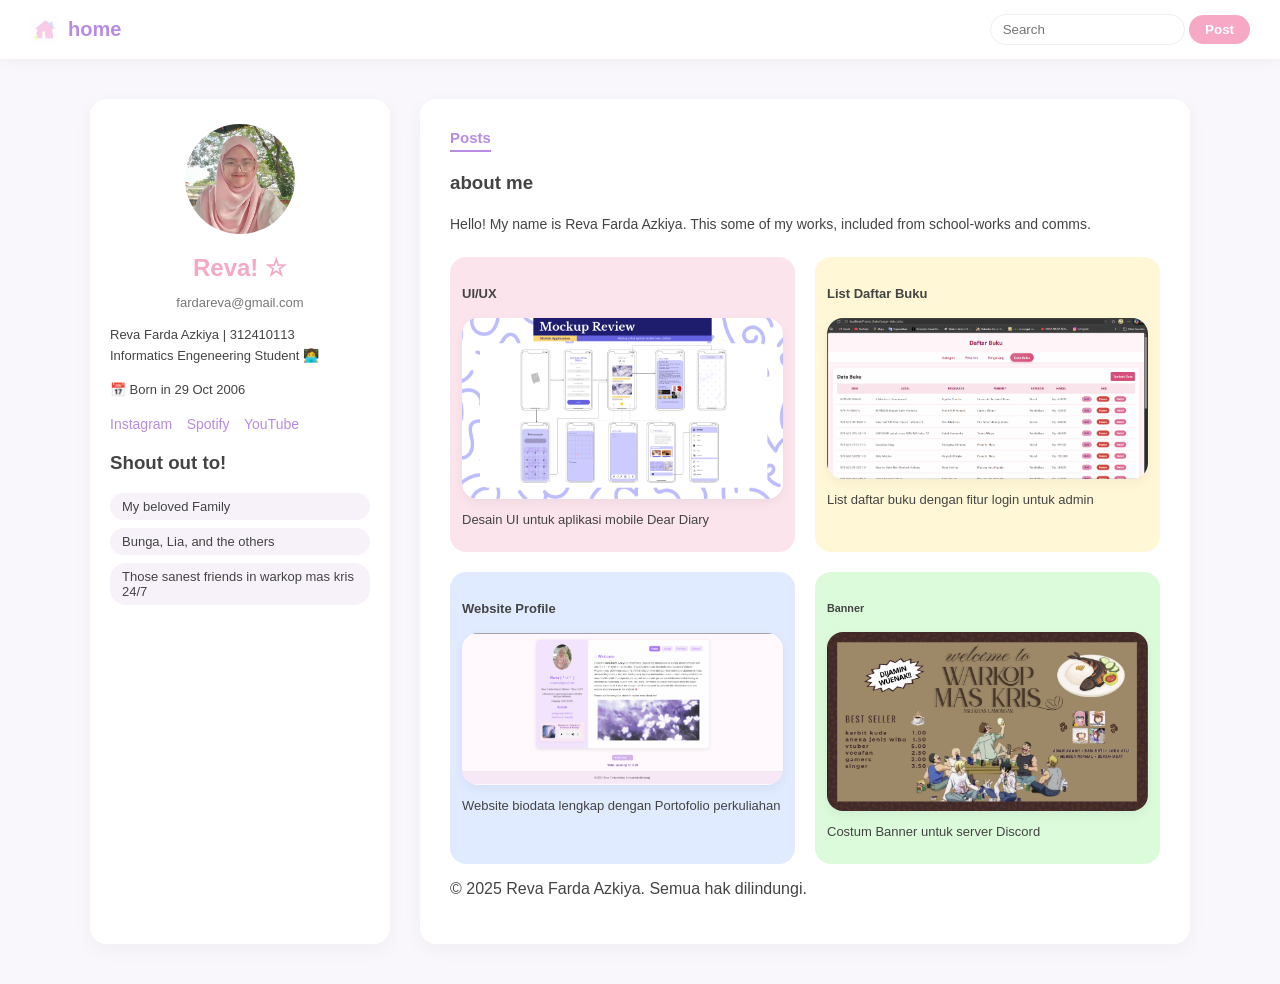
<file: index.html>
<!doctype html>
<html lang="id">
<head>
  <meta charset="utf-8">
  <meta name="viewport" content="width=device-width, initial-scale=1.0">
  <title>About me</title>
  <link rel="stylesheet" href="biodata_web.css">
</head>
<body>
  <header>
    <div class="nav-left">
      <img src="home-icon.jpeg" alt="home" class="icon">
      <h1>home</h1>
    </div>
    <div class="nav-right">
      <input type="text" placeholder="Search">
      <button class="post-btn">Post</button>
    </div>
  </header>

  <div class="container">
    <aside class="sidebar">
      <img src="foto_reva.jpeg" alt="reva" class="avatar">
      <h2 class="username">Reva! ☆</h2>
      <p class="handle">fardareva@gmail.com</p>

      <p class="bio">
        Reva Farda Azkiya | 312410113 <br>
        Informatics Engeneering Student 👩‍💻 <br>
      </p>

      <p class="joined">📅 Born in 29 Oct 2006</p>

      <div class="socials">
        <a href="#">Instagram</a>
        <a href="#">Spotify</a>
        <a href="#">YouTube</a>
      </div>

      <div class="friends">
        <h3>Shout out to!</h3>
        <ul>
          <li>My beloved Family</li>
          <li>Bunga, Lia, and the others</li>
          <li>Those sanest friends in warkop mas kris 24/7</li>
        </ul>
      </div>
    </aside>

    <main class="content">
      <div class="tabs">
        <span class="active">Posts</span>
        <span></span>
      </div>

      <section class="about">
        <h3>about me</h3>
        <p>
          Hello! My name is Reva Farda Azkiya. This some of my works, included from school-works and comms.
        </p>
      </section>

      <section class="portofolio">
        <div class="char pink">
          <h4>UI/UX</h4>
          <img src="Mockup.png" alt="Mockup" class="portofolio">
          <p>Desain UI untuk aplikasi mobile Dear Diary</p>
        </div>
        <div class="char yellow">
          <h4>List Daftar Buku</h4>
          <img src="daftarbuku.png" alt="daftarbuku" class="portofolio">
          <p>List daftar buku dengan fitur login untuk admin</p>
        </div>
        <div class="char blue">
          <h4>Website Profile</h4>
          <img src="website.png" alt="website" class="portofolio">
          <p>Website biodata lengkap dengan Portofolio perkuliahan</p>
        </div>
        <div class="char green">
            <h5>Banner</h5>
            <img src="banner.png" alt="banner" class="portofolio">
            <p>Costum Banner untuk server Discord</p>
      </section>
          <footer>
        <p>© 2025 Reva Farda Azkiya. Semua hak dilindungi.</p>
      </footer>
    </main>
  </div>
</body>
</html>
</file>
<file: biodata_web.css>
/* ========== GLOBAL STYLES ========== */
:root {
  --bg: #f9f7fc;
  --card: #ffffff;
  --accent: #b98ce3;
  --accent2: #f7a8c4;
  --text: #444;
  --muted: #777;
  --radius: 16px;
  font-family: 'Poppins', sans-serif;
}

body {
  background-color: var(--bg);
  color: var(--text);
  margin: 0;
}

/* ========== HEADER ========== */
header {
  display: flex;
  justify-content: space-between;
  align-items: center;
  background: var(--card);
  padding: 14px 30px;
  box-shadow: 0 2px 15px rgba(0,0,0,0.04);
}

header h1 {
  color: var(--accent);
  font-size: 20px;
  margin: 0;
}

header .nav-left {
  display: flex;
  align-items: center;
  gap: 8px;
}

header input {
  border: 1px solid #eee;
  border-radius: var(--radius);
  padding: 7px 12px;
}

header .post-btn {
  background: var(--accent2);
  color: #fff;
  border: none;
  border-radius: var(--radius);
  padding: 7px 16px;
  font-weight: 600;
  cursor: pointer;
  transition: 0.3s ease;
}

header .post-btn:hover {
  opacity: 0.85;
}

.icon {
    width: 30px;
    height: auto;
}

/* ========== LAYOUT ========== */
.container {
  display: flex;
  gap: 30px;
  padding: 40px 20px;
  max-width: 1100px;
  margin: auto;
}

/* ========== SIDEBAR ========== */
.sidebar {
  background: var(--card);
  flex: 0 0 260px;
  border-radius: var(--radius);
  padding: 25px 20px;
  box-shadow: 0 6px 20px rgba(0,0,0,0.04);
}

.sidebar .avatar {
  width: 110px;
  height: 110px;
  object-fit: cover;
  border-radius: 50%;
  display: block;
  margin: 0 auto 15px auto;
}

.username {
  text-align: center;
  color: var(--accent2);
  margin-bottom: 4px;
}

.handle {
  text-align: center;
  color: var(--muted);
  font-size: 13px;
  margin-bottom: 15px;
}

.bio, .joined {
  font-size: 13px;
  line-height: 1.6;
  margin-bottom: 10px;
}

.socials {
  margin: 15px 0;
}

.socials a {
  display: inline-block;
  margin-right: 10px;
  color: var(--accent);
  text-decoration: none;
  font-size: 14px;
}

.friends ul {
  list-style: none;
  padding: 0;
  margin: 10px 0 0 0;
}

.friends li {
  background: #f7f2fa;
  border-radius: var(--radius);
  padding: 6px 12px;
  margin-bottom: 8px;
  font-size: 13px;
}

/* ========== MAIN CONTENT ========== */
.content {
  flex: 1;
  background: var(--card);
  border-radius: var(--radius);
  padding: 30px;
  box-shadow: 0 6px 20px rgba(0,0,0,0.04);
}

.tabs {
  font-weight: 600;
  font-size: 15px;
  display: flex;
  gap: 25px;
  margin-bottom: 20px;
}

.tabs span.active {
  color: var(--accent);
  border-bottom: 2px solid var(--accent);
  padding-bottom: 4px;
}

.about p {
  font-size: 14px;
  line-height: 1.7;
  margin-bottom: 20px;
}

/* ========== PORTOFOLIO GRID ========== */
.portofolio {
  display: grid;
  grid-template-columns: repeat(auto-fit, minmax(250px, 1fr));
  gap: 20px;
}

.portofolio img {
  width: 100%;
  border-radius: var(--radius);
  box-shadow: 0 4px 12px rgba(0,0,0,0.05);
}

/* ========== CARD TAGS ========== */
.char {
  padding: 12px;
  border-radius: var(--radius);
  font-size: 13px;
}

.char.pink { background: #fce4ec; }
.char.yellow { background: #fff7d6; }
.char.blue { background: #e1ebff; }
.char.green { background: #dbfbdb; }

/* ========== RESPONSIVE ========== */
@media (max-width: 850px) {
  .container {
    flex-direction: column;
    padding: 20px;
  }

  .sidebar {
    flex: none;
  }
}
</file>
